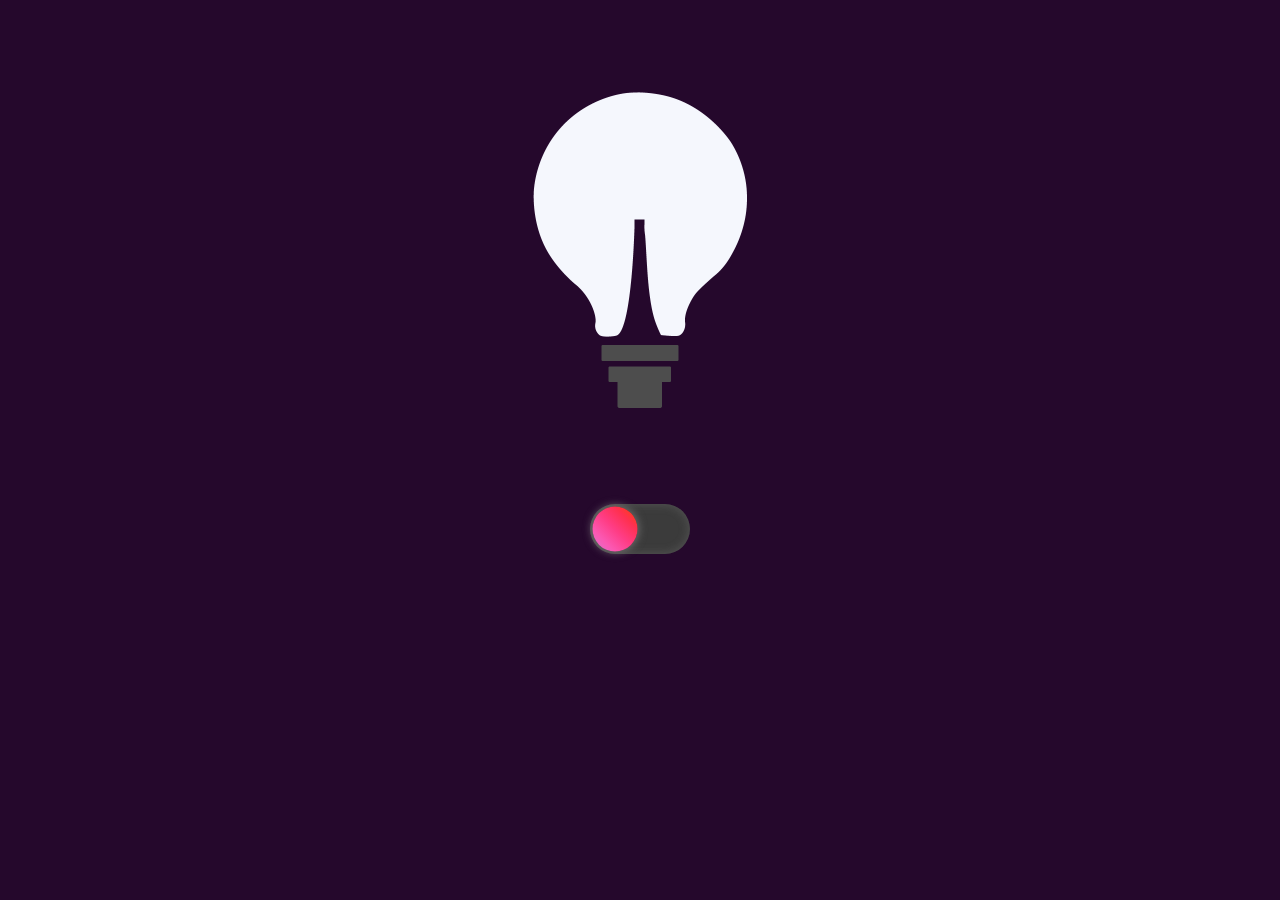
<file: bulb_Pj/index.html>
<!doctype html>
<html lang="en">
<head>
    <meta charset="UTF-8">
    <meta name="viewport"
          content="width=device-width, user-scalable=no, initial-scale=1.0, maximum-scale=1.0, minimum-scale=1.0">
    <meta http-equiv="X-UA-Compatible" content="ie=edge">
    <title>BulB</title>
    <link rel="icon" href="img/on.png">
    <link rel="stylesheet" href="css/style.css">
</head>
<body>

    <section class="main" id="main">
        <div class="container">
            <div class="container-item">
<!--                bulb-->
                <div class="bulb">
                   <div class="bulb-item">
                       <img src="img/off.png" alt="BulB" class="bulb-b" id="bulb">
                   </div>
                </div>
<!--                button -->
                <div class="button">
<!--                    <button id="on" type="button">ON</button>-->
<!--                    <button id="off" type="button">OFF</button>-->
                    <div class="btn_update" id="btn_update">
                        <div class="btn_update_item" id="btn_update_item"></div>
                    </div>
                </div>
            </div>
        </div>
    </section>

<script src="js/app.js"></script>
</body>
</html>
</file>
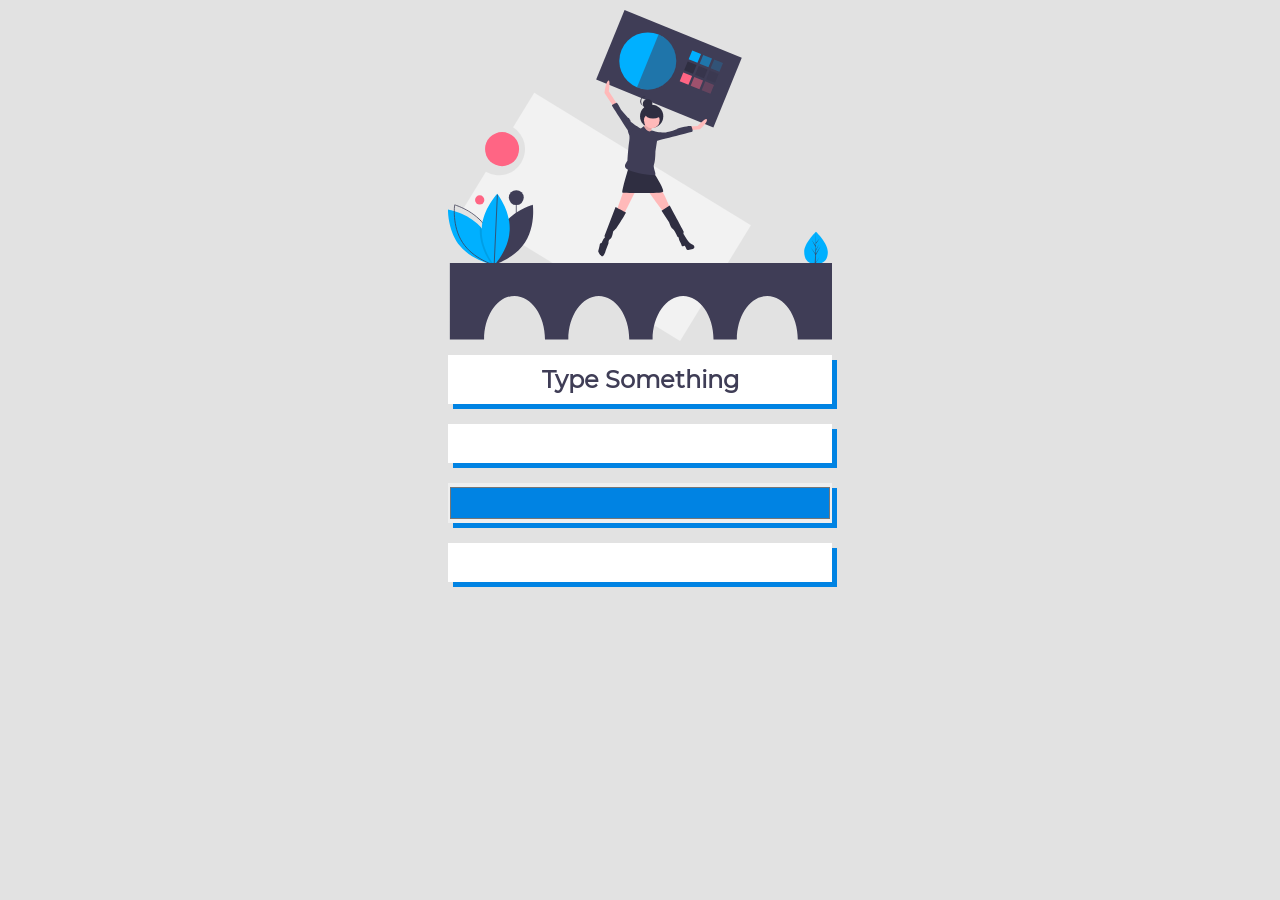
<file: ChangeP/index.html>
<!doctype html>
<html lang="en">
<head>
    <meta charset="UTF-8">
    <meta name="viewport"
          content="width=device-width, user-scalable=no, initial-scale=1.0, maximum-scale=1.0, minimum-scale=1.0">
    <meta http-equiv="X-UA-Compatible" content="ie=edge">
    <title>Change Text</title>
    <link rel="icon" href="img/main.svg">
    <link rel="stylesheet" href="css/style.css">
</head>
<body>


    <section class="main">
        <div class="box">
            <div class="img-box">
                <img src="img/main.svg" alt="" class="">
            </div>
            <div class="one">
                <div class="text_box">
                    <h1 class="result_text" id="result">Type Something</h1>
                </div>
            </div>
            <div class="two">
                <div class="text">
                    <label for="text"></label>
                    <input type="text" id="text" name="text">
<!--                    <button class="" id="text_btn">Click</button>-->
                </div>
                <div class="color">
                    <label for="color"></label>
                    <input type="color" id="color" name="color" value="#0083e3">
<!--                    <button class="" id="color_btn">Click</button>-->
                </div>
                <div class="font">
                    <label for="font"></label>
                    <input type="number" id="font" name="font">
<!--                    <button class="" id="font_btn">Click</button>-->
                </div>

            </div>
        </div>
    </section>

<script src="js/app.js"></script>
</body>
</html>
</file>
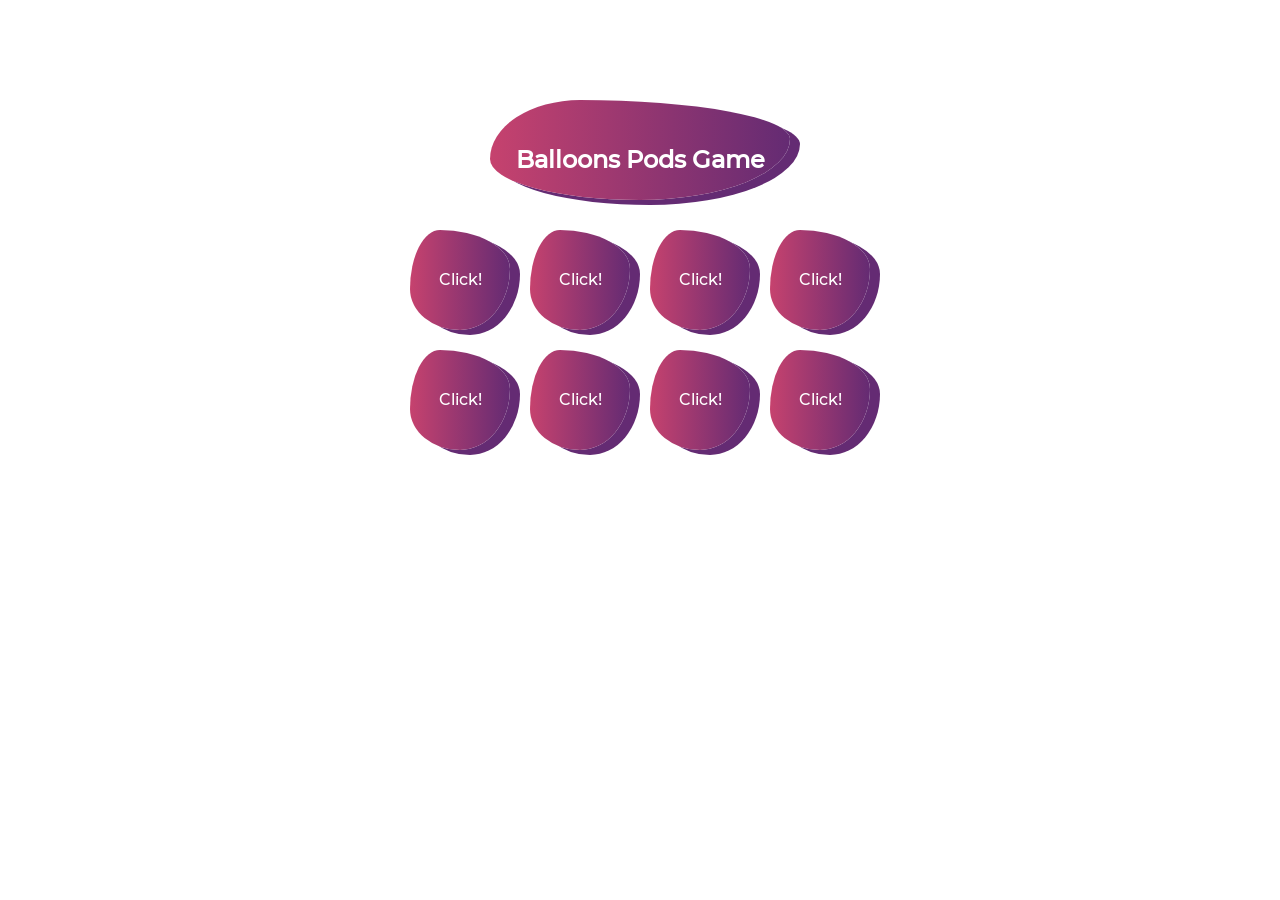
<file: PoDs_Pj/index.html>
<!DOCTYPE html>
<html lang="en">
<head>
    <meta charset="UTF-8">
    <meta http-equiv="X-UA-Compatible" content="IE=edge">
    <meta name="viewport" content="width=device-width, initial-scale=1.0">
    <title>Pod</title>
    <link rel="icon" href="img/emo.png">
    <link rel="stylesheet" href="css/style.css">
</head>
<body>
    <section class="main">
        <div class="head">
            <h1 class="">Balloons Pods Game</h1>
        </div>
       <div class="ball">
        <div class="one" onclick="pod(idOne)" id="one">
            <span>Click!</span>
        </div>
        <div class="one" onclick="pod(idTwo)" id="two">
            <span>Click!</span>
        </div>
        <div class="one" onclick="pod(idThree)" id="three">
            <span>Click!</span>
        </div>
        <div class="one" onclick="pod(idFour)" id="four">
            <span>Click!</span>
        </div>

        <div class="one" onclick="pod(idFive)" id="five">
            <span>Click!</span>
        </div>
        <div class="one" onclick="pod(idSix)" id="six">
            <span>Click!</span>
        </div>
        <div class="one" onclick="pod(idSeven)" id="seven">
            <span>Click!</span>
        </div>
        <div class="one" onclick="pod(idEight)" id="eight">
            <span>Click!</span>
        </div>


        <div class="pho" id="pho">
            <h4>Win</h4>
            <img src="img/emo.png" alt="">
        </div>
       </div>
    </section>
    

    <script src="js/app.js"></script>
</body>
</html>
</file>
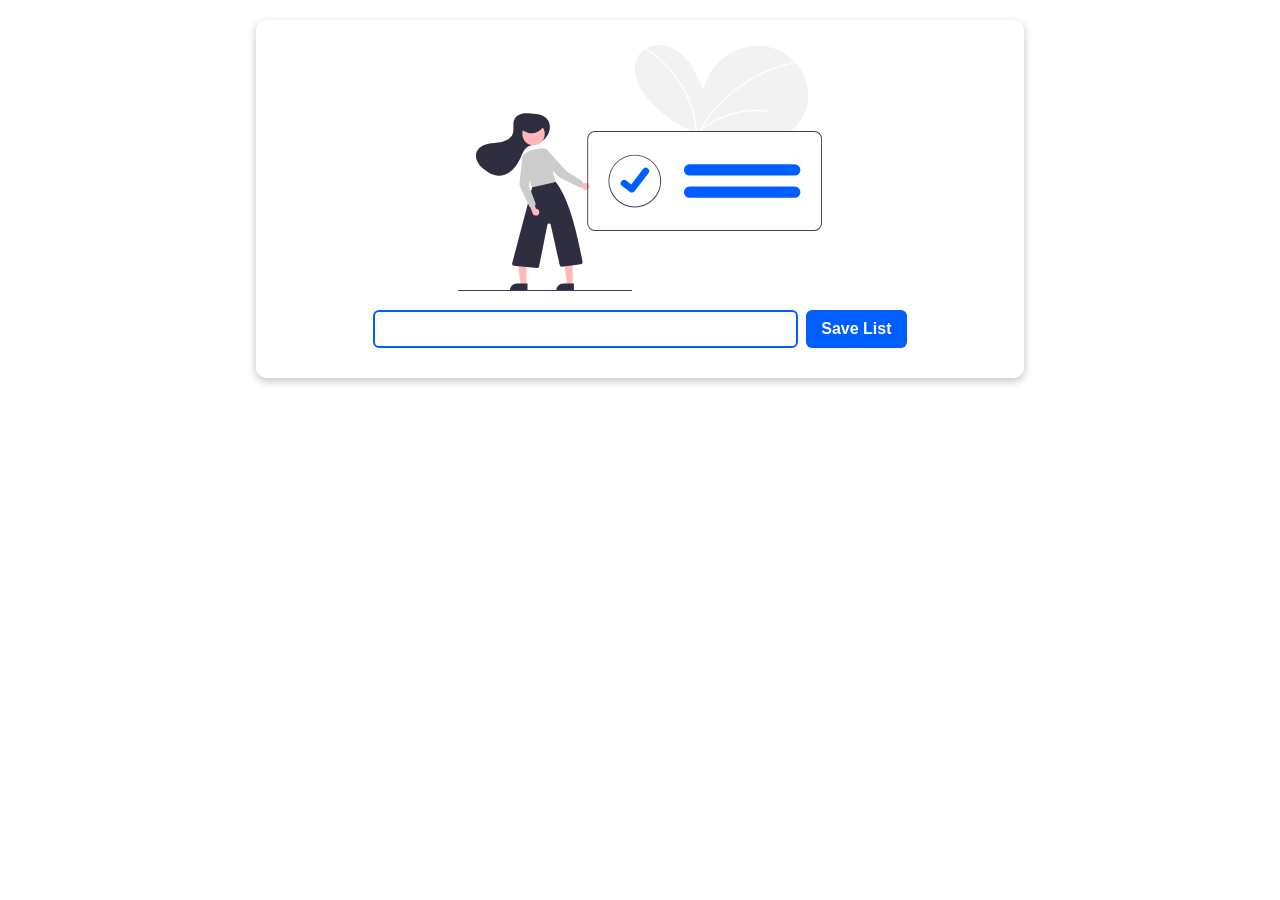
<file: SaveList/index.html>
<!doctype html>
<html lang="en">
<head>
    <meta charset="UTF-8">
    <meta name="viewport"
          content="width=device-width, user-scalable=no, initial-scale=1.0, maximum-scale=1.0, minimum-scale=1.0">
    <meta http-equiv="X-UA-Compatible" content="ie=edge">
    <title>SaveList</title>
    <link rel="icon" href="img/main.svg">
    <link rel="stylesheet" href="css/style.css">
</head>
<body>

<section class="main">
    <div class="box">
<!--        image -->
        <div class="img-box">
            <img src="img/main.svg" alt="list" class="list-img">
        </div>
<!--        SaveList -->
        <div class="sav-box">
            <div class="data-input">
                <label for="data"></label>
                <input type="text" name="data" id="data" autofocus>
                <button class="btn" id="data_btn">Save List</button>
            </div>
            <div class="show-data">
                <table id="showTable">
                    <tbody id="show_data">

                    </tbody>
                </table>
            </div>
        </div>
    </div>
</section>

<script src="js/app.js"></script>
</body>
</html>
</file>
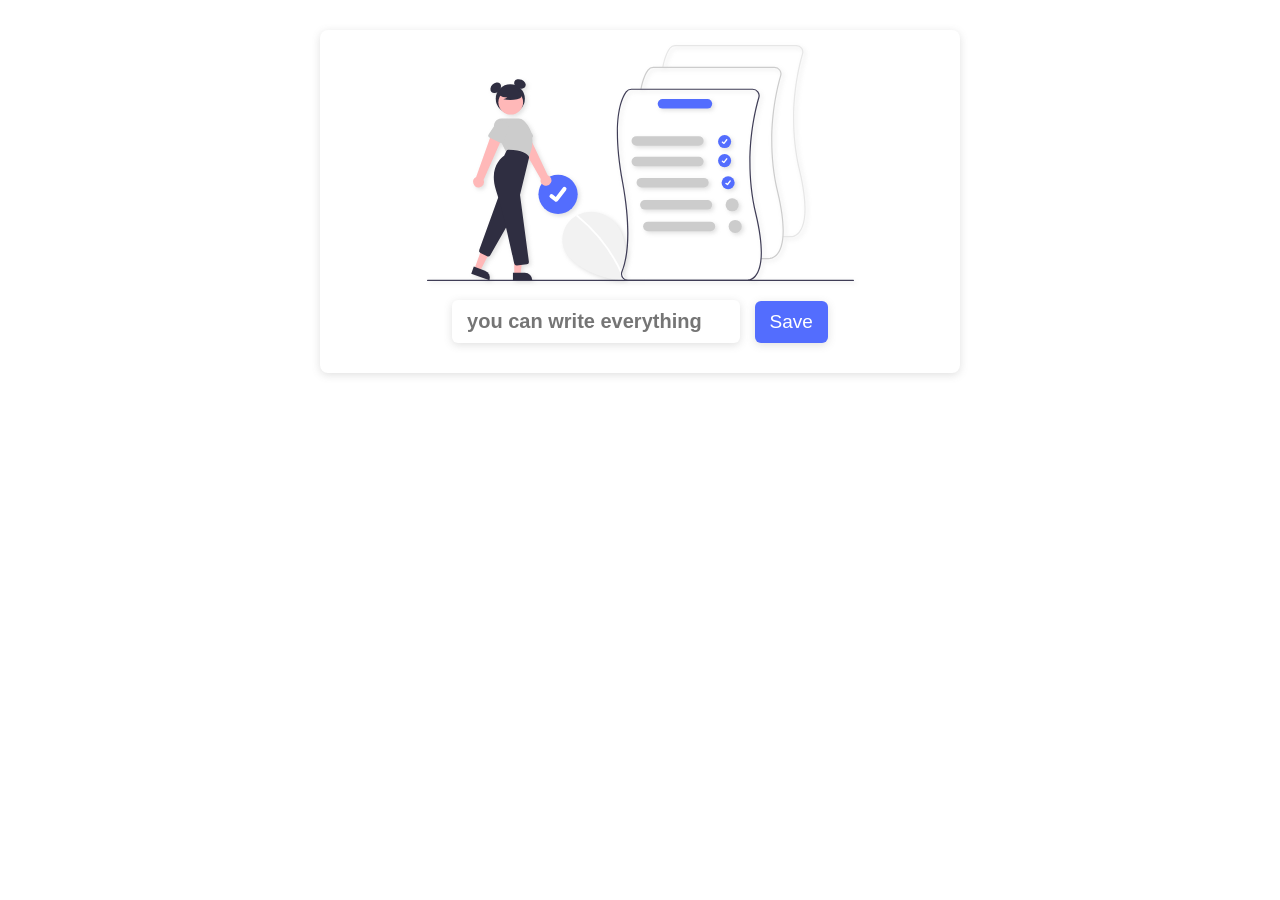
<file: toDoList/index.html>
<!doctype html>
<html lang="en">
<head>
    <meta charset="UTF-8">
    <meta name="viewport"
          content="width=device-width, user-scalable=no, initial-scale=1.0, maximum-scale=1.0, minimum-scale=1.0">
    <meta http-equiv="X-UA-Compatible" content="ie=edge">
    <title>To Do List</title>
    <link rel="icon" href="img/list.svg">
    <link rel="stylesheet" href="css/style.css">
</head>
<body>

    <section class="list_main">
        <div class="list_box">
            <div class="list_img">
                <img src="img/list.svg" alt="">
            </div>
            <div class="save_box">
                <label for="word"></label>
                <input type="text" name="word" id="word" class="word" placeholder="you can write everything" autofocus>
                <button class="btn btn_save" id="saveBtn" onclick="btnSave()" >Save</button>
            </div>
            <div class="save_list">
                <ul class="list_data" id="listData">
<!--                    <li class="list_item">-->
<!--                        <span class="list_num">1.</span>-->
<!--                        <p class="list_text"> Lorem ipsum dolor sit amet, consectetur adipisicing elit. Aspernatur consequuntur excepturi exercitationem inventore ipsa nihil suscipit. Adipisci consectetur expedita, fuga ipsam nesciunt nisi officia pariatur praesentium quia, quis sunt tempora! </p>-->

<!--                        <button class="btn btn_del" >Delete</button>-->
<!--                        <button class="btn btn_edit" >Edit</button>-->

<!--                    </li>-->
<!--                    <li class="list_item">-->
<!--                        <span class="list_num">2.</span>-->
<!--                        <p class="list_text">apple</p>-->

<!--                        <button class="btn btn_del" >Delete</button>-->
<!--                        <button class="btn btn_edit" >Edit</button>-->

<!--                    </li>-->
<!--                    <li class="list_item">-->
<!--                        <span class="list_num">3.</span>-->
<!--                        <p class="list_text"> Lorem ipsum dolor sit amet, consectetur adipisicing elit. Aspernatur consequuntur excepturi exercitationem inventore ipsa nihil suscipit. Adipisci consectetur expedita, fuga ipsam nesciunt nisi officia pariatur praesentium quia, quis sunt tempora! </p>-->

<!--                        <button class="btn btn_del" >Delete</button>-->
<!--                        <button class="btn btn_edit" >Edit</button>-->

<!--                    </li>-->
                </ul>
            </div>
        </div>
    </section>

<script src="js/app.js"></script>
</body>
</html>
</file>
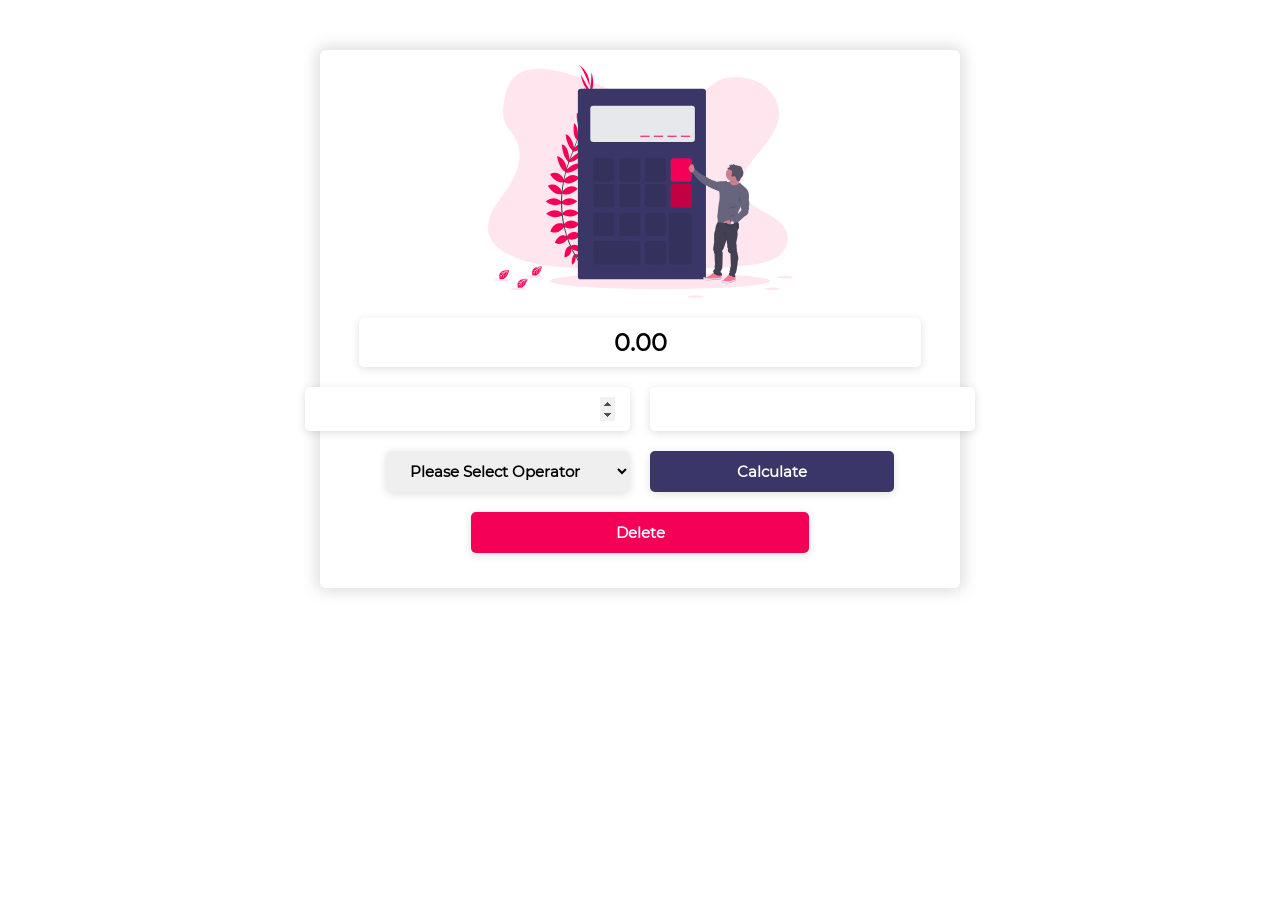
<file: Calculator_Pj/Calculator/index.html>
<!doctype html>
<html lang="en">
<head>
    <meta charset="UTF-8">
    <meta name="viewport"
          content="width=device-width, user-scalable=no, initial-scale=1.0, maximum-scale=1.0, minimum-scale=1.0">
    <meta http-equiv="X-UA-Compatible" content="ie=edge">
    <title>Calculator</title>
    <link rel="icon" href="img/calculator.svg">
    <link rel="stylesheet" href="css/style.css">

</head>
<body>

    <section class="main">
        <div class="container">
            <div class="container-box">
                <div class="item">
<!--                    imgbox -->
                    <div class="img_box">
                        <img src="img/calculator.svg" alt="">
                    </div>
<!--                    result -->
                    <div class="result_box" >
                        <h2 class="result" id="result">0.00</h2>
                    </div>
<!--                    input -->
                    <div class="input_box">
                        <div class="box-one">
                            <label for="fName"></label>
                            <input type="number" autofocus name="fName" id="fName" required>
                        </div>
                        <div class="box-two">
                            <label for="sName"></label>
                            <input type="number" name="sName" id="sName" required>
                        </div>
                    </div>

<!--                    selection -->
                    <div class="footer-box">
                        <div class="footer">
                            <div class="select_box">
                                <label for="operator"></label>
                                <select name="selector" id="operator">
                                    <option value="default">Please Select Operator</option>
                                    <option value="add">+ Plus</option>
                                    <option value="minus">- Minus</option>
                                    <option value="multi">* Multi</option>
                                    <option value="divide">/ Divide</option>
                                    <option value="modulus">% Modulus</option>
                                </select>

                                <div class="button-cal">
                                    <button class="cal" id="calculate">Calculate</button>
                                </div>
                            </div>

                            <!--                    remove -->
                            <div class="delete-box">
                                <button class="cal delete" id="delete">Delete</button>
                            </div>
                        </div>
                    </div>
                </div>
            </div>
        </div>
    </section>



    <script src="js/app.js"></script>
</body>
</html>
</file>
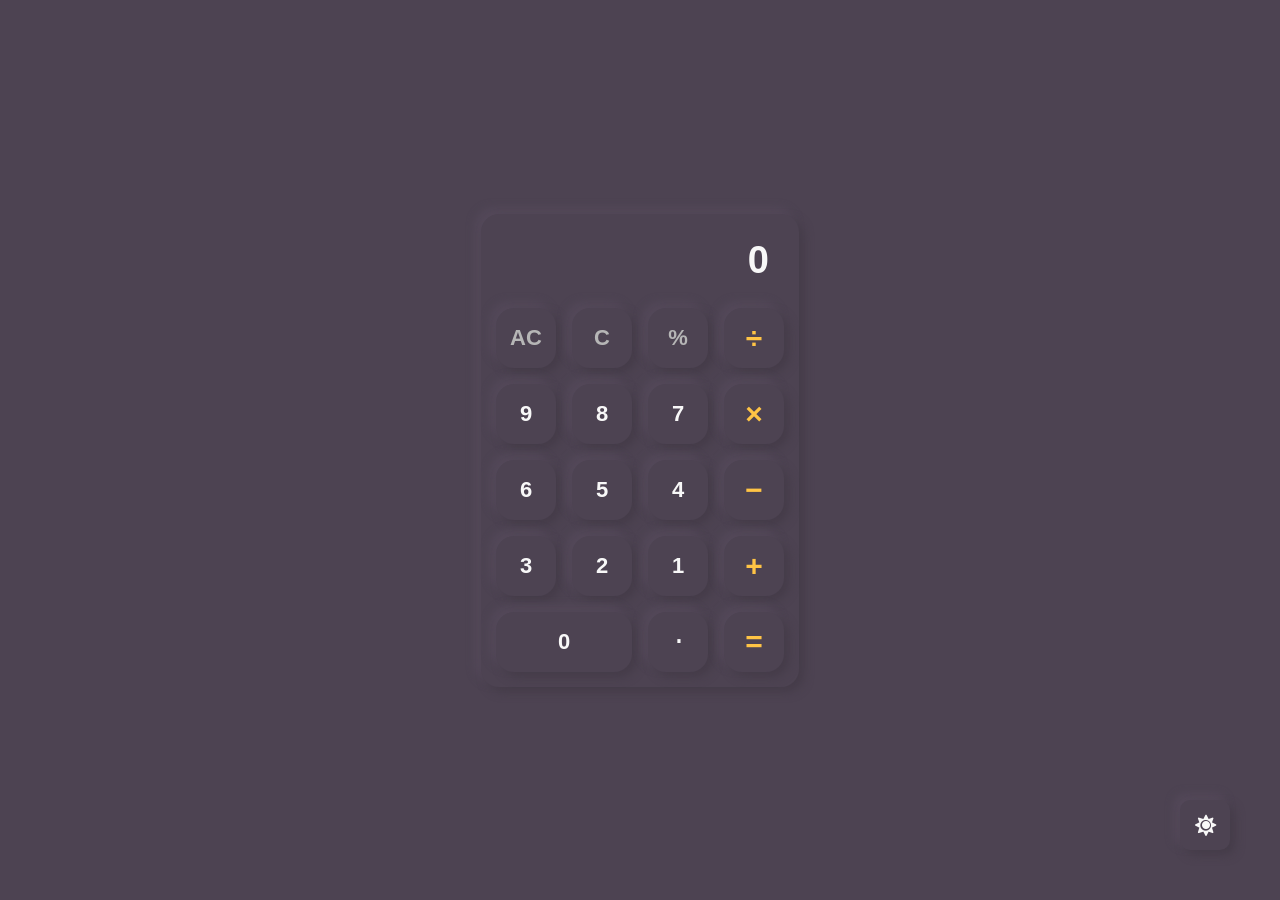
<file: Calculator_Pj/calCulator_mmsitBwd/index.html>
<!doctype html>
<html lang="en">
<head>
    <meta charset="UTF-8">
    <meta name="viewport"
          content="width=device-width, user-scalable=no, initial-scale=1.0, maximum-scale=1.0, minimum-scale=1.0">
    <meta http-equiv="X-UA-Compatible" content="ie=edge">
    <title>Calculator</title>
    <link rel="icon" href="img/calculator.svg">
    <link rel="stylesheet" href="css/style.css">
    <link rel="stylesheet" href="vendor/fontawesome/css/all.css">
</head>
<body class="">

<div class="mode dark" id="mode">
    <i class="fas fa-sun fa-lg" id="mode_item"></i>
</div>

<section class="dark_box" id="box">
    
    <div class="dark_cal" id="calculate">
        <div class="display_box">
            <div class="display_item" id="textBox">0</div>
        </div>
        <div class="item_box_one">
            <button class="dark_btn dark_one" id="ac" onclick="allClear()">AC</button>
            <button class="dark_btn dark_one" id="c" onclick="del()">C</button>
            <button class="dark_btn dark_one" onclick="calText(`%`)"  id="modulus">&percnt;</button>
            <button class="dark_btn" onclick="calText(`/`)"    id="divide">&divide;</button>
        </div>
        <div class="item_box_two">
            <button class="dark_btn" onclick="calText(9)"    id="nine">9</button>
            <button class="dark_btn" onclick="calText(8)"    id="eight">8</button>
            <button class="dark_btn" onclick="calText(7)"    id="seven">7</button>
            <button class="dark_btn" onclick="calText(`*`)"    id="time">&times;</button>
        </div>
        <div class="item_box_three">
            <button class="dark_btn" onclick="calText(6)"    id="six">6</button>
            <button class="dark_btn" onclick="calText(5)"    id="five">5</button>
            <button class="dark_btn" onclick="calText(4)"    id="four">4</button>
            <button class="dark_btn" onclick="calText(`-`)"    id="minus">&minus;</button>
        </div>
        <div class="item_box_four">
            <button class="dark_btn" onclick="calText(3)"    id="three">3</button>
            <button class="dark_btn" onclick="calText(2)"    id="two">2</button>
            <button class="dark_btn" onclick="calText(1)"    id="one">1</button>
            <button class="dark_btn" onclick="calText(`+`)"    id="plus">&plus;</button>
        </div>
        <div class="item_box_five">

            <button class="dark_btn  btn_two" id="zero" onclick="calText(0)">0</button>
            <button class="dark_btn     " id="dot" onclick="calText(`.`)">&sdot;</button>
            <button class="dark_btn     " id="equal" onclick="calLate()">&equals;</button>

        </div>
    </div>
</section>

<script src="js/app.js"></script>
</body>
</html>
</file>
<file: bulb_Pj/css/style.css>
@font-face {
    font-family:  'Montserrat', sans-serif;
    src: url("../vendor/fonts/montserrat/Montserrat-Regular.ttf");
}

*{
    font-family: Montserrat, sans-serif ;
    padding: 0;
    margin: 0;
    box-sizing: border-box;
}

html{
    scroll-behavior: smooth;
}
body{}

.main{
    background: #25082c;
    width: 100%;
    height: 100vh;
    transition: 0.5s;
}
.main_on{
    background: #b50dc3;
    width: 100%;
    height: 100vh;
    transition: 0.5s;

}
.container{
}
.container-item{
}

/*bulb */
.bulb{
    width:100%;
    display: flex;
    align-items: center;
    justify-content: center;
}

.bulb-item{
    width: 500px;
}

.bulb-b{
    width: 100%;
    transition: 0.5s;

}


/*button*/
.button{
    width:100%;
    display: flex;
    align-items: center;
    justify-content: center;
}

.on_btn{
    background-image: linear-gradient(to right top, #dd74d5, #fb58b2, #ff3c84, #ff304f, #ff4300);
}
.on_btn:hover{
    background-image: linear-gradient(to right top, #d470d5, #b476e0, #8e7ce6, #5f80e7, #0083e3);
}
.button button{
    padding: 10px 30px;
    border: none;
    background-image: linear-gradient(to right top, #d470d5, #b476e0, #8e7ce6, #5f80e7, #0083e3);
    margin: 0 10px;
    text-align: center;
    border-radius: 5px;
    transition:  0.5s;
    font-weight: 600;
    color: #fff;
    font-size: 16px;
}
.button button:hover{
    background-image: linear-gradient(to right top, #dd74d5, #fb58b2, #ff3c84, #ff304f, #ff4300);
    transform: translateY(-10px);
    box-shadow: rgba(0, 0, 0, 0.24) 0px 3px 8px;
}
.button button:active{
    box-shadow: rgba(255, 255, 255, 0.24) 0 3px 8px;

}

.btn_update{
    width:100px;
    height: 50px;
    background: #3b3b3b;
    border-radius: 50px;
    position: relative;
    box-shadow: inset 0 0 10px 1px #86868650;
    transition: 0.5s;
}
.btn_update_item{
    position: absolute;
    top: 0;
    bottom: 0;
    left: 0;
    width: 50px;
    height: 50px;
    border-radius: 50%;
    transform: scale(0.9);
    background-image: linear-gradient(to right top, #dd74d5, #fb58b2, #ff3c84, #ff304f, #ff4300);
    transition: 0.5s;
    box-shadow:  0 0 10px 1px #888787b8;

}

.update_light{
    width:100px;
    height: 50px;
    background: #ffffff;
    border-radius: 50px;
    position: relative;
    box-shadow: inset 0 0 10px 1px #86868650,
     0 0 10px 1px rgba(87, 87, 87, 0.72);


    transition: 0.5s;
}
.update_light_item{
    position: absolute;
    top: 0;
    bottom: 0;
    right: 0;
    width: 50px;
    height: 50px;
    border-radius: 50%;
    transform: scale(0.9);
    background-image: linear-gradient(to right top, #dd74d5, #fb58b2, #ff3c84, #ff304f, #ff4300);
    box-shadow:  0 0 10px 1px rgba(87, 87, 87, 0.72);
    transition: 0.5s;
}
</file>
<file: ChangeP/css/style.css>
@font-face {
    font-family: 'Montserrat';
    src: url("../vendor/fonts/montserrat/Montserrat-Regular.ttf");
}

*{
    padding: 0;
    margin: 0;
    box-sizing: border-box;
    font-family: 'Montserrat', sans-serif;
}

html{
    scroll-behavior: smooth;
}
body{
    background: #e2e2e2;

}

.main{
    width: 100%;
    height: 100vh;
    text-align: center;
    padding: 10px 0;
}

.box{
    width: 60%;
    margin:0 auto;
}

.img-box{
    margin: 0 auto;
    width: 50%;
}
.img-box img{
    width: 100%;
}

.one{

}
.one  .text_box{
    width: 50%;
    margin: 10px auto;
    box-shadow: 5px 5px  0 #0083e3;
    background: #fff;

}
.one .text_box  h1{
    font-weight: 600;
    padding: 10px 0;
    color: #3F3D56;
}

.two{}

.two input{
    width: 50%;
    border: none;
    box-shadow: 5px 5px  0 #0083e3;
    margin: 10px auto;
    font-size: 15px ;
    font-weight: 600;
    outline: none;
    padding: 10px 15px;

}

.text .color .font{

}

#color{
    padding: 0 !important;
    height: 40px;
}
</file>
<file: PoDs_Pj/css/style.css>
@font-face {
    font-family: 'Montserrat';
    src: url(../vendor/montserrat/Montserrat-Medium.ttf);
}

*{
    padding: 0;
    margin: 0;
    box-sizing: border-box;
    font-family: 'Montserrat';
}

.main{
    width: 90%;
    /* height: 100vh; */
    text-align: center;
    margin: 100px auto 0 auto;
}
.head{
    text-align: center;
    margin:0 auto  30px  auto   ;
    box-shadow: 10px 5px  #642B73;
    height: 100px;
    line-height: 100px;
    border-radius: 30% 70% 50% 50% / 59% 39% 61% 41%  ;
    padding: 10px 15px;
    color: #fff;
    width: 300px;
    background: #642B73;  /* fallback for old browsers */
    background: -webkit-linear-gradient(to right, #C6426E, #642B73);  
    background: linear-gradient(to right, #C6426E, #642B73); 
}

.ball{
    display: grid;
    grid-template-columns: auto auto auto auto;
    grid-gap: 20px;
    justify-content: center;
}

.one{
    cursor: pointer;
    display: block;
    width: 100px;
    height: 100px;
    border-radius: 30% 70% 50% 50% / 59% 39% 61% 41%  ;
    background: #642B73;  /* fallback for old browsers */
    background: -webkit-linear-gradient(to right, #C6426E, #642B73);  /* Chrome 10-25, Safari 5.1-6 */
    background: linear-gradient(to right, #C6426E, #642B73); /* W3C, IE 10+/ Edge, Firefox 16+, Chrome 26+, Opera 12+, Safari 7+ */
    box-shadow: 10px 5px  #642B73;
    text-align: center;
    line-height: 100px;
    color: #fff;
    transition: 0.5s;
}


.pho{
    display: none;
}

.pho img{
    width: 100px;
    margin-top: 30px;
}

@media screen and (max-width: 780px) {
    .ball{
        grid-template-columns: auto auto;
    }
}
</file>
<file: SaveList/css/style.css>
@font-face {
    font-family: 'Montserrat', sans-serif;
    src: url("../vendor/fonts/montserrat/Montserrat-Regular.ttf");
}

*{
    padding: 0;
    margin: 0;
    box-sizing: border-box;
    font-family: Montserrat,sans-serif;
}

html{
    scroll-behavior: smooth;
}

body{}

.main{}
.box{
    margin: 20px auto;
    background-color: #ffffff;
    padding: 20px;
    border-radius: 10px;
    box-shadow: rgba(0, 0, 0, 0.24) 0 3px 8px;
    width: 60%;
}
.img-box{
    width: 50%;
    margin: 5px auto;
}
.list-img{
    width: 100%;
}

/*save list*/
.sav-box{
    padding: 10px;

}
.data-input{
    width: 100%;
    display: flex;
    align-items: center;
    justify-content: center;
}
.data-input input{
    width: 60%;
    border: 2px solid #005EFF;
    font-size: 16px;
    padding: 8px 15px;
    font-weight: 600;
    outline: none;
    border-radius: 6px;
}
.btn{
    padding: 10px 15px ;
    border-radius: 6px;
    background: #005EFF;
    color: #fff;
    font-weight: 600;
    font-size: 16px;
    margin-left: 8px ;
    transition: 0.5s;
    border: none;
    outline: none;
}
.btn:hover{
    background: #004cc9;
    color: #000;
}

.show-data{
    display: flex;
    align-items: center;
    justify-content: center;
}

.show-data td{
    padding: 10px;
    font-weight: 600;
}

.btn-sm{
    padding: 6px 10px;
    border-radius: 4px;
    background: #005EFF;
    color: #fff;
    transition: 0.5s;
    border: none;
    font-weight: 500;
}

.primary:hover{
    background: #0044b9;
    color: #b9b9b9;
}
.danger{
    background: #ff0048;
}
.danger:hover{
    background: #b50036;
    color: #c4c4c4;

}
</file>
<file: toDoList/css/style.css>
@font-face {
    font-family: 'Montserrat', sans-serif;
    src: url("../vendor/fonts/montserrat/Montserrat-Regular.ttf");
}

*{
    padding: 0;
    margin: 0;
    font-family: 'Montserrat', sans-serif;
    box-sizing: border-box;
}

html{
    scroll-behavior: smooth;
}

body{}

.list_main{
    padding: 30px 0 ;
}

.list_box{
    width: 50%;
    margin: 0 auto;
    box-shadow: rgba(99, 99, 99, 0.2) 0 2px 8px 0;
    padding: 15px;
    border-radius: 8px;
}

.list_img{
    width: 70%;
    margin: 0 auto;
}
.list_img img{
    width: 100%;
    filter: drop-shadow( 2px 2px 2px rgba(99, 99, 99, 0.2));
    transition: 0.5s;
}
.list_img img:hover{
    transform: scale(0.99);
    filter:  drop-shadow(2px 2px 0 #fb58b2);

}

.save_box{
    text-align: center;
    padding: 15px 10px;
}
.save_box .word{
    font-size: 20px;
    font-weight: 600;
    padding: 10px 15px;
    border: none;
    border-radius: 6px;
    outline: none;
    box-shadow: rgba(99, 99, 99, 0.2) 0 2px 8px 0;
    transition: 0.5s;
}
.save_box .word:hover{
    filter: contrast(200%) drop-shadow(2px 2px 0 #fb58b2);

}

.save_list{
    text-align: center;
    width: 90%;
    margin: 0 auto;
}

.save_list .list_data{
    list-style: none;
}

.btn{
    padding: 10px 15px;
    font-size: 19px;
    border: none;
    box-shadow: rgba(99, 99, 99, 0.2) 0 2px 8px 0;
    font-weight: 500;
    border-radius: 6px;
    transition: 0.5s;
}
.btn:hover{
    filter: contrast(200%) drop-shadow(2px 2px 0 #fb58b2);
    transform: scale(0.9);
}
.btn_save{
    background: #536dfe;
    color: #ffffff;
    margin-left: 10px ;
}
.btn_edit{
    background: #0095ff;
    color: #ffffff;
    margin: 10px;
}
.btn_del{
    background: #fb58b2;
    color: #ffffff;
}

.list_num ,.list_text{
    font-weight: 600;
    font-size: 20px;
    margin: 10px;
}

.list_text{
    text-align: justify;
    padding: 10px;
}
.list_item{
    margin-bottom: 6px ;
}

@media screen and (max-width: 780px) {

    .list_box{
        width: 80%;
        padding: 15px;
    }
    /*.save_box .word{*/
    /*    font-size: 15px;*/
    /*}*/
    /*.btn{*/
    /*    font-size: 15px;*/
    /*}*/
    /*.list_text, .list_num{*/
    /*    font-size: 15px;*/
    /*}*/
}
@media screen and (max-width:  580px) {
    .list_box{
        width: 90%;
    }
    .save_box .word{
        font-size: 15px;
    }
    .btn{
        font-size: 15px;
    }
    .list_text, .list_num{
        font-size: 15px;
    }
    .btn_save{
        margin-top: 10px;
        width: 60%;
    }
}
</file>
<file: Calculator_Pj/Calculator/css/style.css>
@font-face {
    font-family: Montserrat;
    src: url("../vendor/fonts/montserrat/Montserrat-Regular.ttf");
}

*{
    margin: 0;
    padding: 0;
    font-family: Montserrat,sans-serif;
    box-sizing: border-box;
}

html{
    scroll-behavior: smooth;
}

body{

}

.main{
    width: 100%;

}

.container{}
.container-box{
    width: 50%;
    margin:  50px auto;

}
.item{
    box-shadow:  0 0 15px 3px rgba(87, 87, 87, 0.21 );
    border-radius: 6px;
    padding: 15px;
}

.img_box{
    width: 100%;
    display: flex;
    align-items: center;
    justify-content: center;
}
.img_box img{
    width: 50%;
}

.result_box{
    text-align: center;
    margin: 20px 24px;
    padding: 10px 0;
    box-shadow: rgba(99, 99, 99, 0.2) 0 2px 8px 0;
    border-radius: 5px;
}

.input_box{
    display: flex;
    align-items: center;
    justify-content: center;
    width: 100%;
}

input{
    padding: 10px 15px;
    margin: 0 10px;
    border-radius: 5px;
    box-shadow: rgba(99, 99, 99, 0.2) 0 2px 8px 0;
    border: none;
    outline: none;
    font-size: 20px;
}

.select_box{
    display: flex;
    align-items: center;
    justify-content: center;
    margin: 20px 0;
}

.select_box select{
    padding: 10px 20px;
    margin: 0 10px;
    border-radius: 5px;
    box-shadow: rgba(99, 99, 99, 0.2) 0 2px 8px 0;
    border: none;
    outline: none;
    font-size: 15px;
    width: 40%;
    font-weight: 600;

}

option{
    font-weight: 600;
}

.button-cal{
    width: 40%;
    display: flex;
    align-items: center;
    justify-content: center;
    margin: 0 10px;
}
.cal{
    padding: 11px 20px;
    border-radius: 5px;
    box-shadow: rgba(99, 99, 99, 0.2) 0 2px 8px 0;
    border: none;
    outline: none;
    font-size: 15px;
    width: 100%;
    background:  #3a3768;
    font-weight: 600;
    color: #fff;
}

.delete-box{
    margin: 20px 24px;
    border-radius: 5px;
    display: flex;
    align-items: center;
    justify-content: center;

}

.delete{
    width: 60%;
    background: #f50057;
}


/*@media screen and (max-width: 1080px) {*/
/*    .item{*/
/*        box-shadow:  0 0 15px 3px rgba(87, 87, 87, 0.21 );*/
/*        border-radius: 6px;*/
/*        padding: 15px;*/
/*        position: relative;*/
/*        height: 500px;*/

/*    }*/
/*    .container-box{*/
/*        width: 90%;*/
/*        margin:  30px auto;*/
/*    }*/
/*    .input_box{*/
/*        !*display: flex;*!*/
/*        !*align-items: center;*!*/
/*        !*justify-content: center;*!*/
/*        width: 100%;*/
/*        margin: 0 15px;*/
/*        text-align: center;*/
/*    }*/

/*    .box-one{*/
/*        position: absolute;*/
/*        top: 0;*/
/*        left: 0;*/
/*        right: 0;*/
/*        width: 100%;*/

/*    }*/
/*    .box-two{*/
/*        position: absolute;*/
/*        top: 65px;*/
/*        width: 100%;*/
/*        left: 0;*/
/*        right: 0;*/

/*    }*/

/*    input{*/
/*        width: 88%;*/
/*        padding: 10px 18px;*/
/*        border-radius: 5px;*/
/*        box-shadow: rgba(99, 99, 99, 0.2) 0 2px 8px 0;*/
/*        border: none;*/
/*        outline: none;*/
/*        font-size: 20px;*/
/*        left: 0;*/
/*        right: 0;*/
/*        position: absolute;*/

/*    }*/

/*    .footer{*/
/*        z-index: 3;*/
/*        position: absolute;*/
/*        top:410px;*/
/*        right: 0;*/
/*        left: 0;*/
/*    }*/
/*    .cal{*/
/*        padding: 11px 20px;*/

/*    }*/
/*}*/


@media screen and (max-width: 780px){
    .item{
        box-shadow:  0 0 15px 3px rgba(87, 87, 87, 0.21 );
        border-radius: 6px;
        padding: 15px;
        position: relative;
        height: 550px;

    }
    .container-box{
        width: 90%;
        margin:  30px auto;
    }
    .input_box{
        display: flex;
        align-items: center;
        justify-content: center;
        width: 100%;
        position: relative;
    }



    input{

        padding: 10px 18px;
        margin: 0 15px;
        border-radius: 5px;
        box-shadow: rgba(99, 99, 99, 0.2) 0 2px 8px 0;
        border: none;
        outline: none;
        font-size: 20px;
    }

    .footer-box{

        /*top: 460px;*/
        width: 100%;
    }
    .footer{

        /*width: 500px;*/
        margin: 10px auto;

    }
    .cal{
        padding: 11px 1px;

    }
}




@media screen and (max-width: 580px) {
    .item{
        box-shadow:  0 0 15px 3px rgba(87, 87, 87, 0.21 );
        border-radius: 6px;
        padding: 15px;
        position: relative;
        height: 485px;

    }
    .container-box{
        width: 90%;
        margin:  30px auto;
    }
    .input_box{
        /*display: flex;*/
        /*align-items: center;*/
        /*justify-content: center;*/
        width: 100%;
        position: relative;
    }

    .box-one{
        position: absolute;
        top: 0;
    }
    .box-two{
        position: absolute;
        top: 65px;
        
    }

    input{

        padding: 10px 18px;
        margin: 0 15px;
        border-radius: 5px;
        box-shadow: rgba(99, 99, 99, 0.2) 0 2px 8px 0;
        border: none;
        outline: none;
        font-size: 20px;
    }

    .footer{
        position: absolute;
        z-index: 3;
        top: 343px;

    }
    .cal{
        padding: 11px 1px;

    }
}
</file>
<file: Calculator_Pj/calCulator_mmsitBwd/css/style.css>
@font-face {
    font-family: Montserrat,sans-serif;
    src: url("../vendor/montserrat/Montserrat-Regular.ttf");
}

*{
    padding: 0;
    margin: 0;
    box-sizing: border-box;
    font-family: Montserrat,sans-serif;
}

html{
    scroll-behavior: smooth;
}

body{

}


.dark_box{
    display: flex;
    align-items: center;
    justify-content: center;
    width: 100%;
    height: 100vh;
    background: #4d4352;
}

.box {
    display: flex;
    align-items: center;
    justify-content: center;
    width: 100%;
    height: 100vh;
    background: #f8f8f8;
}

.dark_cal{
    background: #4d4352;
    -webkit-box-shadow: 5px 5px 10px #453c49, -5px -5px 10px #554a5b;
    box-shadow: 5px 5px 10px #453c49, -5px -5px 10px #554a5b;
    padding: 15px 15px 7px 15px;
    border-radius: 18px;
    color: #f8f8f8;
}
.dark_btn{
    display: inline-block;
    text-align: center;
    line-height:60px ;
    width: 60px;
    height: 60px;
    color: #f8f8f8;

    -webkit-border-radius: 18px;
    border-radius: 18px;
    background: #4d4352;
    -webkit-box-shadow: 5px 5px 10px #453c49, -5px -5px 10px #554a5b;
    box-shadow: 5px 5px 10px #453c49, -5px -5px 10px #554a5b;

    font-size: 22px;
    font-weight: 600;
    margin: 8px;
    border: none;
    cursor: pointer;
    transition: 0.5s;
}
.dark_btn:hover{
    color: #FFC445;
}
.dark_btn:active{
    transform: scale(0.9);
}
/*.dark_btn:active{*/
/*    color: #4d4352;*/
/*    background: #f8f8f8;*/
/*    -webkit-box-shadow: 5px 5px 10px #e4e4e4, -5px -5px 10px #ffffff;*/
/*    box-shadow: 5px 5px 10px #e4e4e4, -5px -5px 10px #ffffff;*/
/*}*/

.calculator_box{
    background: #f8f8f8;
    /*box-shadow: 5px 5px 10px #352e39, -5px -5px 10px #5b5060;*/
    -webkit-box-shadow: 5px 5px 10px #e4e4e4, -5px -5px 10px #ffffff;
    box-shadow: 5px 5px 10px #e4e4e4, -5px -5px 10px #ffffff;
    padding: 15px 15px 7px 15px;
    border-radius: 18px;
    color:  #4d4352;
}

.display_box{
    width: 100%;
}
.display_item{
    padding: 10px 15px;
    font-size: 38px;
    font-weight: 600;
    border-radius: 18px;
    margin:0 0 8px auto;
    display: flex;
    justify-content: flex-end;
    overflow: hidden;
    width: 272px;
}

.item_box_one, .item_box_two, .item_box_three, .item_box_four, .item_box_five{
    display: flex;
}

.btn{
    display: inline-block;
    text-align: center;
    line-height:60px ;
    width: 60px;
    height: 60px;
    color:  #4d4352;;
    -webkit-border-radius: 18px;
    border-radius: 18px;
    background: #f8f8f8;
    -webkit-box-shadow: 5px 5px 10px #e4e4e4, -5px -5px 10px #ffffff;
    box-shadow: 5px 5px 10px #e4e4e4, -5px -5px 10px #ffffff;

    font-size: 22px;
    font-weight: 600;
    margin: 8px;
    border: none;
    cursor: pointer;
    transition: 0.5s;

}
.btn:active{
    transform: scale(0.9);
}
.btn:first-child{
    margin-left: 0;
}

.btn:last-child{
    margin-right: 0;
    font-size: 30px;
    color: #9C1DE7;
}

.dark_btn:first-child{
    margin-left: 0;
}
.dark_btn:last-child{
    margin-right: 0;
    font-size: 30px;
    color: #FFC445;
}


.one{
    color: rgb(123, 123, 123);
}
.dark_one{
    color: rgb(182, 182, 182);
}
.btn_two{
    flex-grow: 1;
}

/*dark mode*/
.mode{
    width: 50px;
    height: 50px;
    border-radius: 10px;
    position: absolute;
    /*padding: 15px;*/
    display: flex;
    align-items: center;
    justify-content: center;
    bottom: 50px;
    right: 50px;
    color: #f8f8f8;
    transition: 0.5s;
    cursor: pointer;
}
.light{
    color:#4d4352;
    background: #f8f8f8;
    -webkit-box-shadow: 5px 5px 10px #e4e4e4, -5px -5px 10px #ffffff;
    box-shadow: 5px 5px 10px #e4e4e4, -5px -5px 10px #ffffff;
}
.light:active{
    transform: scale(0.9);
}
.dark{
    background: #4d4352;
    -webkit-box-shadow: 5px 5px 10px #453c49, -5px -5px 10px #554a5b;
    box-shadow: 5px 5px 10px #453c49, -5px -5px 10px #554a5b;
}
.dark:active{
   transform: scale(0.9);
}

@media screen and (max-width: 580px) {
    .mode{
        bottom: 10px;
        right: 50px;
    }
}
</file>
